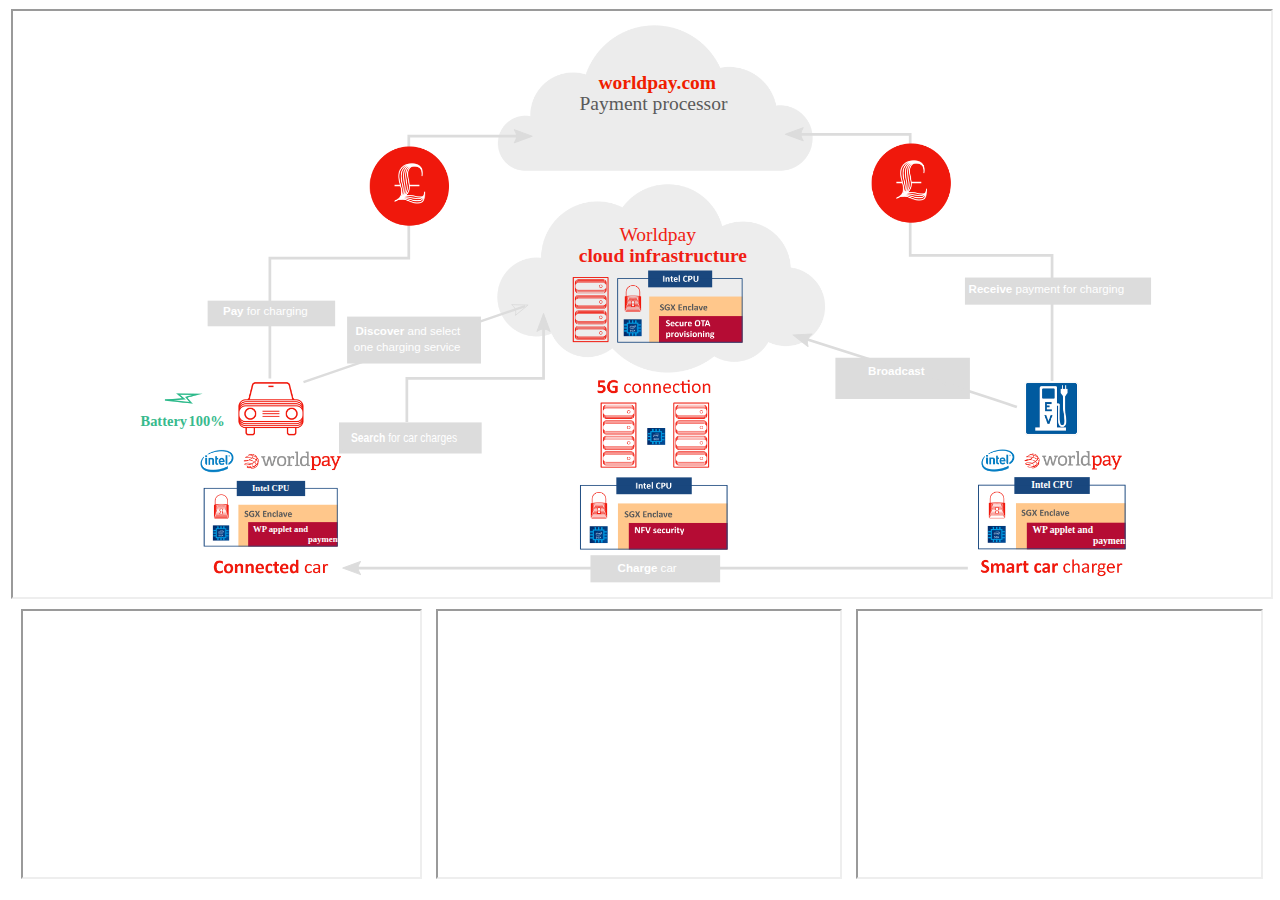
<file: www/combined.html>
<html>
<body>

	<table width="100%" height="100%" cellpadding="1">
	<tr height="67%">
		<td>
			<iframe id="flow" src="flow.html" width="100%" height="100%" scrolling="no">
			<p>iframes are not supported by your browser.</p>
			</iframe>
		</td>
	</tr>
	<tr height="33%">
		<td>
		<table border="0" width="100%" height="100%" cellpadding="8">
		<tr>
			<td width="33%" height="100%">
				<iframe id="car-example" src="http://127.0.0.1:8000/" width="100%" height="100%" scrolling="no">
				<!-- <iframe id="car-example" src="http://192.168.1.25:8000/" width="100%" height="100%" scrolling="no"> -->
				<p>iframes are not supported by your browser.</p>
				</iframe>
			</td>
			<td>
				<iframe id="offline-server" src="http://127.0.0.1:8080/" width="100%" height="100%" scrolling="no">
				<!-- <iframe id="offline-server" src="http://192.168.1.25:8080/" width="100%" height="100%" scrolling="no"> -->
				<p>iframes are not supported by your browser.</p>
				</iframe>
			</td>
			<td>
				<iframe id="car-charger" src="http://127.0.0.1:8008/" width="100%" height="100%" scrolling="no">
				<!-- <iframe id="car-charger" src="http://192.168.1.25:8008/" width="100%" height="100%" scrolling="no"> -->
				<p>iframes are not supported by your browser.</p>
				</iframe>
			</td>
		<tr>
		</table>
		</td>
	</tr>
	</table>
</body>
</html>
</file>
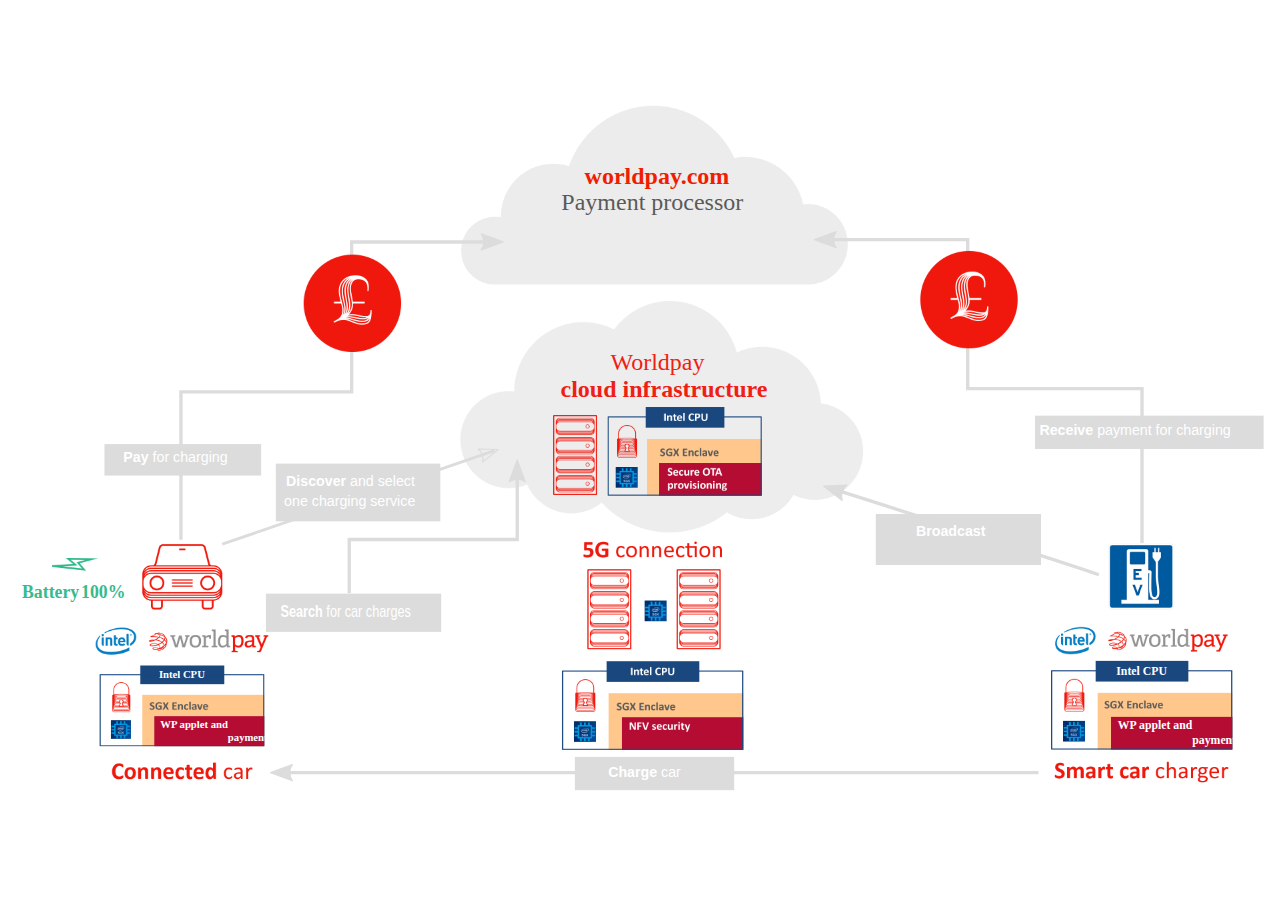
<file: www/flow.html>
<!DOCTYPE HTML PUBLIC "-//W3C//DTD HTML 4.01 Frameste//EN"
  "http://www.w3.org/TR/html4/frameset.dtd">
<html class="" lang="en" dir="ltr">
	<head>
		<meta charset="utf-8"></meta>
		<meta http-equiv="x-ua-compatible" content="ie=edge"></meta>
		<meta name="viewport" content="width=device-width, initial-scale=1.0"></meta>
		<title>WorldPay Within - "flow" page</title>
		<script src="js/jquery-2.1.4.js"></script>
<style type="text/css" id="svgcss">
	body{background-color:white}
	@keyframes pulse {
		from{
			-webkit-transform: scale3d( 1, 1, 1);
			transform: scale3d( 1, 1, 1);
		}
		50%{
			-webkit-transform: scale3d( 1.05, 1.05, 1.05);
			transform: scale3d( 1.05, 1.05, 1.05);
		}
		to{
			-webkit-transform: scale3d( 1, 1, 1);
			transform: scale3d( 1, 1, 1);
		}
	}
	.pulse{
		animation-name: pulse;
	}
	.animated{
		-webkit-animation-duration: 1s;
		animation-duration: 1s;
	}
	.dupa{
		opacity:0.5;
		stroke-width:5px; 
	}
</style>
	</head>
	<body>
	<!--
		<img src="anim/5G.png"      style="position:absolute; opacity:1; top:35%; left:40%; width:20%;height:40%;"></img>
		<img src="anim/Car.png"     style="position:absolute; opacity:1; top:50%; left:5%; width:20%;height:50%;"></img>
		<img src="anim/Charger.png" style="position:absolute; opacity:1; top:60%; left:75%; width:20%;height:30%;"></img>
		<img src="anim/Cloud.png"   style="position:absolute; opacity:1; top:20%; left:40%; width:20%;height:10%;"></img>
		<img src="anim/OWP.png"     style="position:absolute; opacity:1; top:5%; left:40%; width:20%;height:10%;"></img>
		-->
		<object id="anim" data="drawing.svg" type="image/svg+xml" style="width:100vw;height:100vh;">
			<style type="text/css">
	@keyframes pulse {
		from{
			-webkit-transform: scale3d( 1, 1, 1);
			transform: scale3d( 1, 1, 1);
		}
		50%{
			-webkit-transform: scale3d( 1.05, 1.05, 1.05);
			transform: scale3d( 1.05, 1.05, 1.05);
		}
		to{
			-webkit-transform: scale3d( 1, 1, 1);
			transform: scale3d( 1, 1, 1);
		}
	}
	.pulse{
		animation-name: pulse;
	}
	.animated{
		-webkit-animation-duration: 1s;
		animation-duration: 1s;
	}
	.dupa{
		opacity:0.5;
		stroke-width:5px; 
	}
			</style>
		</object>
	<script src="js/wpw.js"></script>
	</body>
</html>
</file>
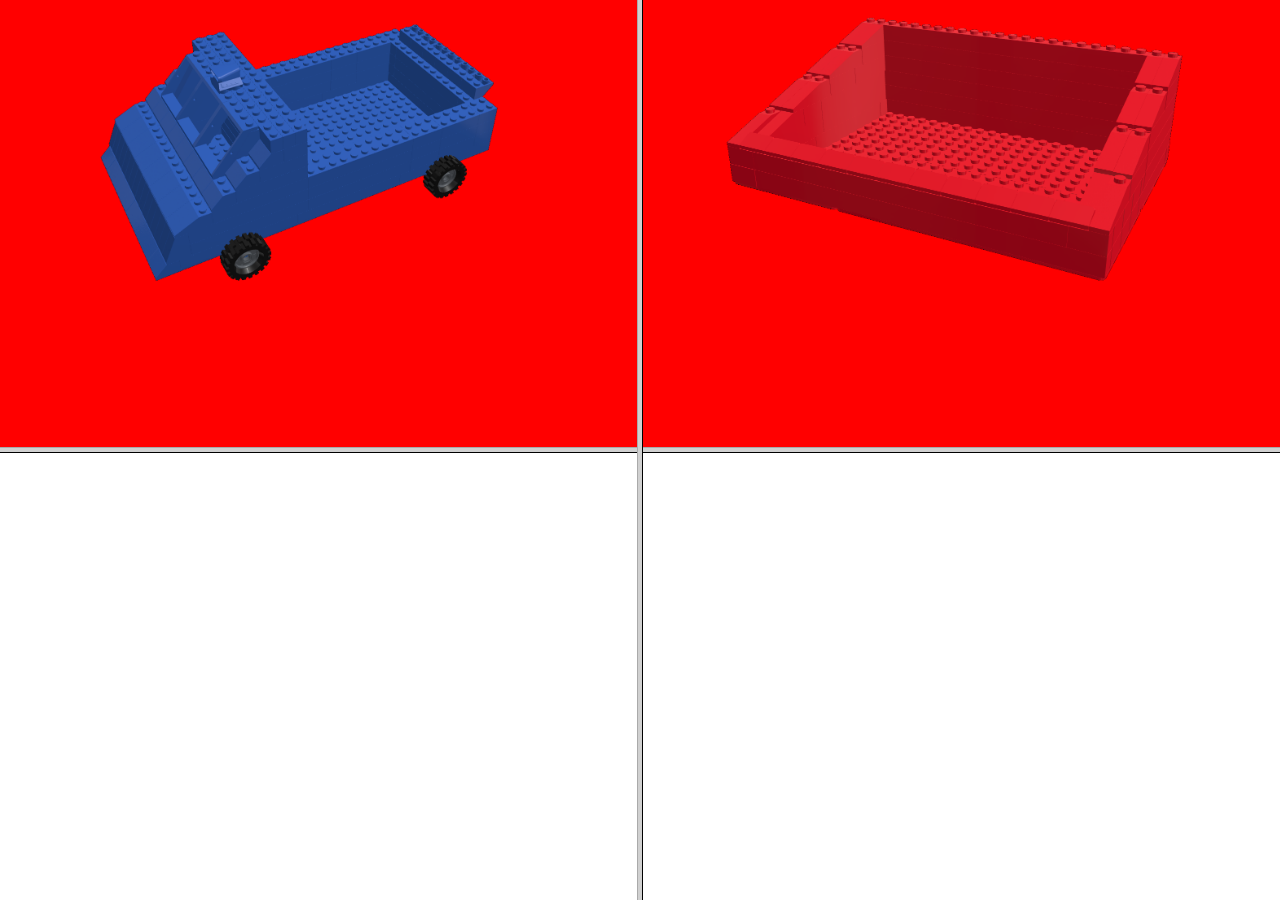
<file: www/god.html>
<!DOCTYPE HTML PUBLIC "-//W3C//DTD HTML 4.01 Frameste//EN"
  "http://www.w3.org/TR/html4/frameset.dtd">
<html>
	<head>
		<title>WorldPay Within - "god mode" page</title>
	</head>
	<frameset cols="50%, 50%">
		<frameset rows="50%, 50%">
			<!--<frame src="LegoCar.png" width="50%" style="width:50%;background-color:red;"></frame>-->
			<frame src="top-left.html"></frame>
			<frame src="http://10.0.0.3:8000"></frame>
		</frameset>
		<frameset rows="50%, 50%">
			<!--<frame src="SmartCharger.png" width="50%" style="background-color:red;"></frame>-->
			<frame src="top-right.html"></frame>
			<frame src="http://10.0.0.2:8008"></frame>
		</frameset>
	</frameset>
</html>
</file>
